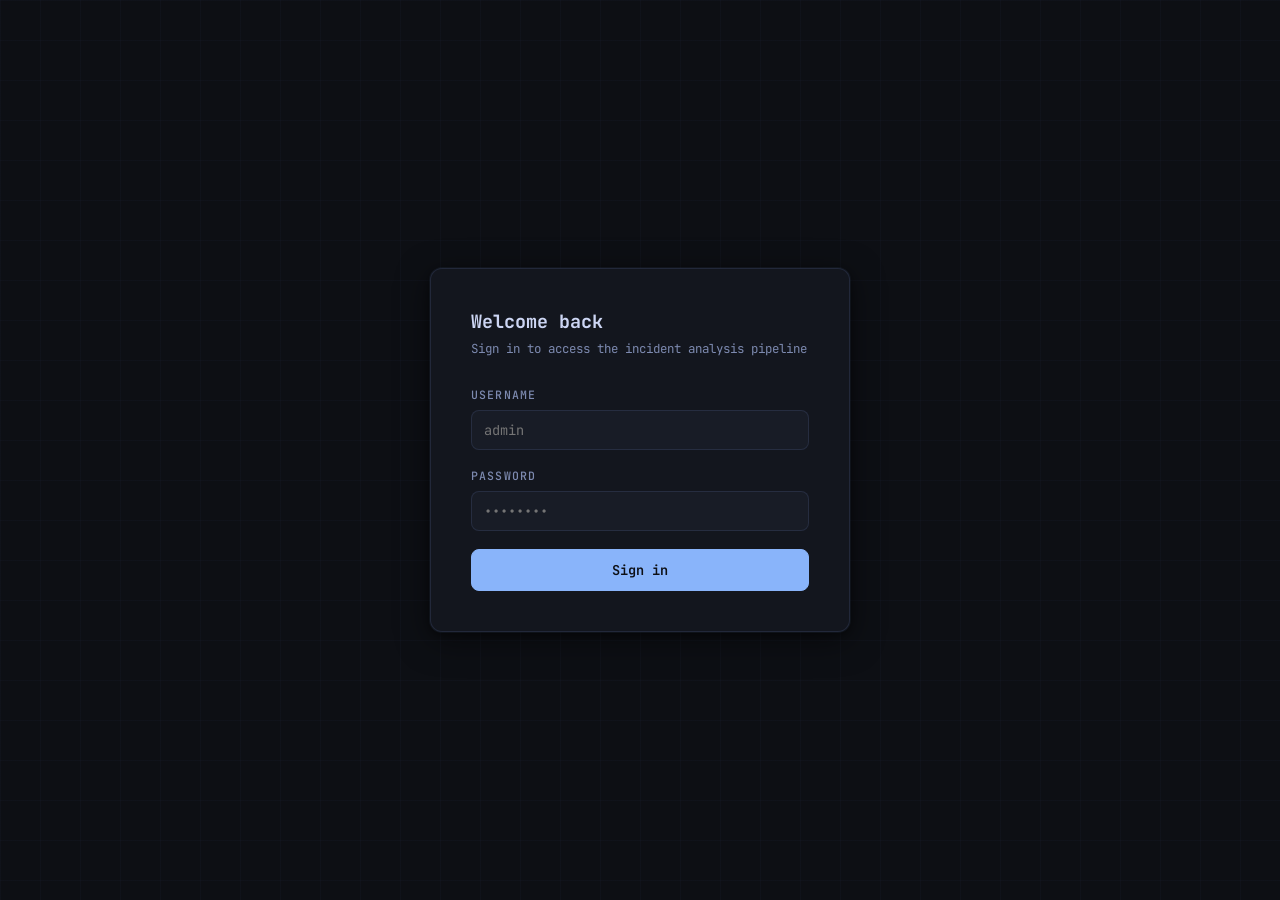
<file: Project/templates/login.html>
﻿<!DOCTYPE html>
<html lang="en">
<head>
  <meta charset="UTF-8">
  <meta name="viewport" content="width=device-width, initial-scale=1.0">
  <title>RCA Agent — Login</title>
  <link rel="preconnect" href="https://fonts.googleapis.com">
  <link rel="preconnect" href="https://fonts.gstatic.com" crossorigin>
  <link href="https://fonts.googleapis.com/css2?family=JetBrains+Mono:wght@300;400;500;600;700&display=swap" rel="stylesheet">
  <style>
    :root {
      --font-mono: 'JetBrains Mono', 'Fira Code', monospace;
      --bg: #0d0f14;
      --surface: #13161e;
      --surface-2: #181c26;
      --surface-3: #1e2333;
      --border: rgba(99,120,180,0.18);
      --border-hover: rgba(99,120,180,0.38);
      --border-focus: rgba(137,180,250,0.6);
      --text: #cdd6f4;
      --text-muted: #7d8ab0;
      --text-faint: #3d4460;
      --green: #a6e3a1;
      --red: #f38ba8;
      --mauve: #cba6f7;
      --accent: #89b4fa;
      --accent-hover: #a4c6ff;
      --accent-glow: rgba(137,180,250,0.2);
      --radius-md: 8px;
      --radius-lg: 12px;
      --transition: 160ms cubic-bezier(0.16,1,0.3,1);
    }
    *, *::before, *::after { box-sizing: border-box; margin: 0; padding: 0; }
    body {
      font-family: var(--font-mono);
      font-size: 0.88rem;
      color: var(--text);
      background: var(--bg);
      min-height: 100dvh;
      display: flex;
      flex-direction: column;
      align-items: center;
      justify-content: center;
      -webkit-font-smoothing: antialiased;
      overflow: hidden;
      position: relative;
    }
    body::before {
      content: '';
      position: fixed;
      inset: 0;
      background-image:
        linear-gradient(rgba(99,120,180,0.04) 1px, transparent 1px),
        linear-gradient(90deg, rgba(99,120,180,0.04) 1px, transparent 1px);
      background-size: 40px 40px;
      pointer-events: none;
      z-index: 0;
    }
    .login-card {
      position: relative; z-index: 1;
      width: 100%; max-width: 420px; padding: 40px;
      background: var(--surface); border: 1px solid var(--border);
      border-radius: var(--radius-lg);
      box-shadow: 0 0 0 1px rgba(137,180,250,0.06), 0 8px 32px rgba(0,0,0,0.5), 0 2px 8px rgba(0,0,0,0.4);
    }
    .login-header { margin-bottom: 28px; }
    .login-title { font-size: 1.15rem; font-weight: 700; color: var(--text); margin-bottom: 6px; }
    .login-subtitle { font-size: 0.78rem; color: var(--text-muted); line-height: 1.5; }
    .form-group { margin-bottom: 18px; }
    .form-label { display: block; font-size: 0.72rem; font-weight: 500; color: var(--text-muted); text-transform: uppercase; letter-spacing: 0.1em; margin-bottom: 8px; }
    .form-input {
      width: 100%; background: var(--surface-2); border: 1px solid var(--border);
      border-radius: var(--radius-md); color: var(--text);
      font-family: var(--font-mono); font-size: 0.85rem;
      padding: 10px 12px; outline: none;
    }
    .btn-login {
      width: 100%; padding: 11px 20px;
      background: var(--accent); color: #0d0f14;
      border: 1px solid var(--accent); border-radius: var(--radius-md);
      font-family: var(--font-mono); font-size: 0.85rem; font-weight: 600;
      cursor: pointer;
    }
    .error-msg { display: none; padding: 10px 12px; background: rgba(243,139,168,0.08); border: 1px solid rgba(243,139,168,0.3); border-radius: var(--radius-md); color: var(--red); font-size: 0.78rem; margin-bottom: 16px; }
    .error-msg.visible { display: block; }
    .success-overlay { display: none; padding: 20px 0; text-align: center; color: var(--green); }
    .success-overlay.visible { display: block; }
  </style>
</head>
<body>
<div class="login-card" role="main">
  <div class="login-header">
    <div class="login-title">Welcome back</div>
    <div class="login-subtitle">Sign in to access the incident analysis pipeline</div>
  </div>

  <div class="success-overlay" id="successOverlay">
    Authentication successful. Redirecting to RCA dashboard...
  </div>

  <form id="loginForm" novalidate>
    <div class="error-msg" id="errorMsg" role="alert">
      <span id="errorText">Invalid username or password.</span>
    </div>

    <div class="form-group">
      <label class="form-label" for="username">Username</label>
      <input class="form-input" type="text" id="username" name="username" placeholder="admin" autocomplete="username" spellcheck="false">
    </div>

    <div class="form-group">
      <label class="form-label" for="password">Password</label>
      <input class="form-input" type="password" id="password" name="password" placeholder="••••••••" autocomplete="current-password">
    </div>

    <button type="submit" class="btn-login" id="loginBtn">Sign in</button>
  </form>
</div>

<script>
document.getElementById('loginForm').addEventListener('submit', async (e) => {
  e.preventDefault();
  const username = document.getElementById('username').value.trim();
  const password = document.getElementById('password').value;
  const btn = document.getElementById('loginBtn');
  const errorDiv = document.getElementById('errorMsg');
  const errorTxt = document.getElementById('errorText');

  errorDiv.classList.remove('visible');

  if (!username || !password) {
    errorTxt.textContent = 'Please enter both username and password.';
    errorDiv.classList.add('visible');
    return;
  }

  btn.disabled = true;
  btn.textContent = 'Authenticating...';

  try {
    const res = await fetch('/login', {
      method: 'POST',
      headers: { 'Content-Type': 'application/json', 'Accept': 'application/json' },
      body: JSON.stringify({ username, password })
    });    const contentType = res.headers.get('content-type') || '';
    if (!contentType.includes('application/json')) {
      const text = await res.text();
      throw new Error(text.slice(0, 120));
    }const data = await res.json();

    if (res.ok && data.success) {
      document.getElementById('loginForm').style.display = 'none';
      document.getElementById('successOverlay').classList.add('visible');
      setTimeout(() => { window.location.href = data.redirect_url || '/dashboard'; }, 1400);
    } else {
      throw new Error(data.message || 'Invalid credentials.');
    }
  } catch (err) {
    btn.disabled = false;
    btn.textContent = 'Sign in';
    errorTxt.textContent = err.message;
    errorDiv.classList.add('visible');
    document.getElementById('password').value = '';
    document.getElementById('password').focus();
  }
});

document.getElementById('username').focus();
</script>
</body>
</html>
</file>
